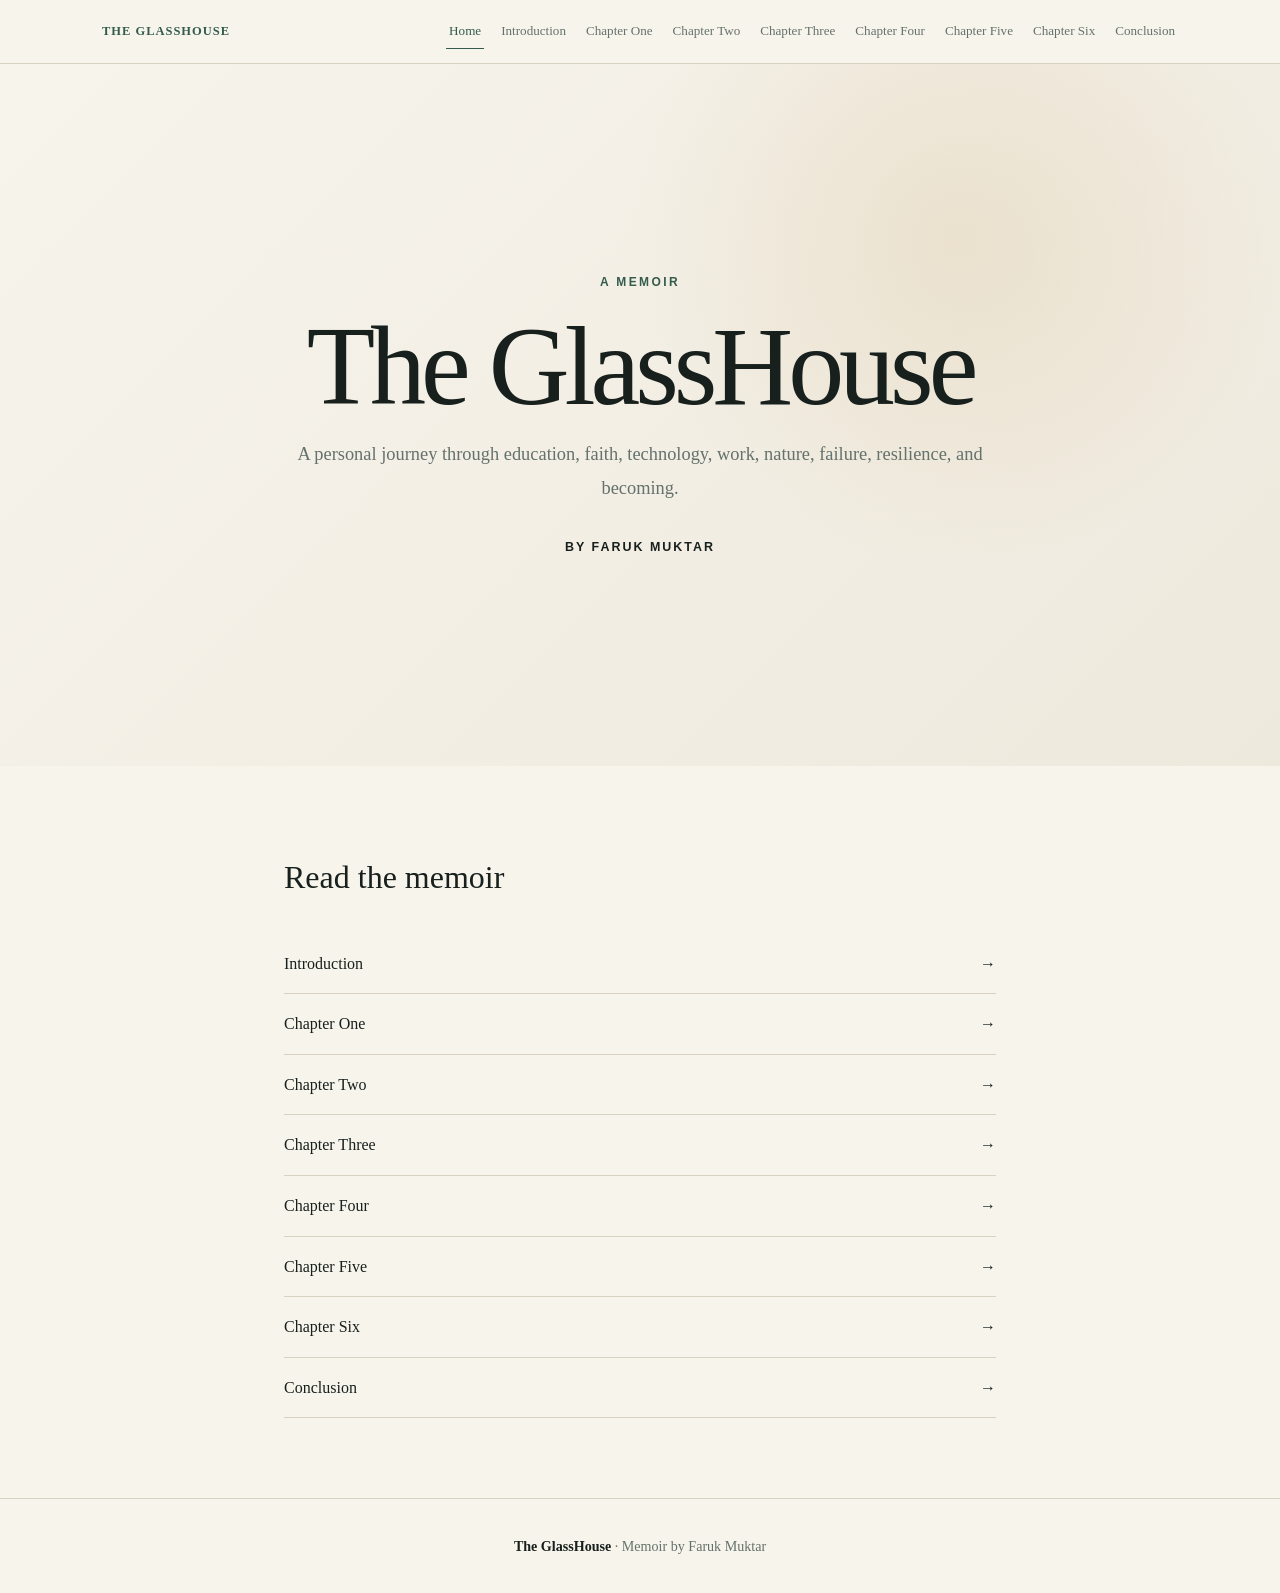
<file: index.html>
<!doctype html><html lang="en"><head><meta charset="utf-8">
<meta name="viewport" content="width=device-width,initial-scale=1">
<meta name="description" content="The GlassHouse — memoir by Faruk Muktar.">
<title>The GlassHouse | The GlassHouse</title><link rel="stylesheet" href="style.css"></head>
<body><header class="site-header"><nav class="nav"><a class="brand" href="index.html">The GlassHouse</a><div class="nav-links"><a class="active" href="index.html">Home</a><a class="" href="introduction.html">Introduction</a><a class="" href="chapter-01.html">Chapter One</a><a class="" href="chapter-02.html">Chapter Two</a><a class="" href="chapter-03.html">Chapter Three</a><a class="" href="chapter-04.html">Chapter Four</a><a class="" href="chapter-05.html">Chapter Five</a><a class="" href="chapter-06.html">Chapter Six</a><a class="" href="conclusion.html">Conclusion</a></div></nav></header>
<main><section class="hero"><div class="hero-inner"><div class="kicker">A Memoir</div><h1>The GlassHouse</h1>
<p>A personal journey through education, faith, technology, work, nature, failure, resilience, and becoming.</p>
<div class="author">By Faruk Muktar</div></div></section><section class="contents"><h2>Read the memoir</h2><a href="introduction.html"><span>Introduction</span><span>→</span></a><a href="chapter-01.html"><span>Chapter One</span><span>→</span></a><a href="chapter-02.html"><span>Chapter Two</span><span>→</span></a><a href="chapter-03.html"><span>Chapter Three</span><span>→</span></a><a href="chapter-04.html"><span>Chapter Four</span><span>→</span></a><a href="chapter-05.html"><span>Chapter Five</span><span>→</span></a><a href="chapter-06.html"><span>Chapter Six</span><span>→</span></a><a href="conclusion.html"><span>Conclusion</span><span>→</span></a></section></main><footer class="footer"><strong>The GlassHouse</strong> · Memoir by Faruk Muktar</footer></body></html>
</file>
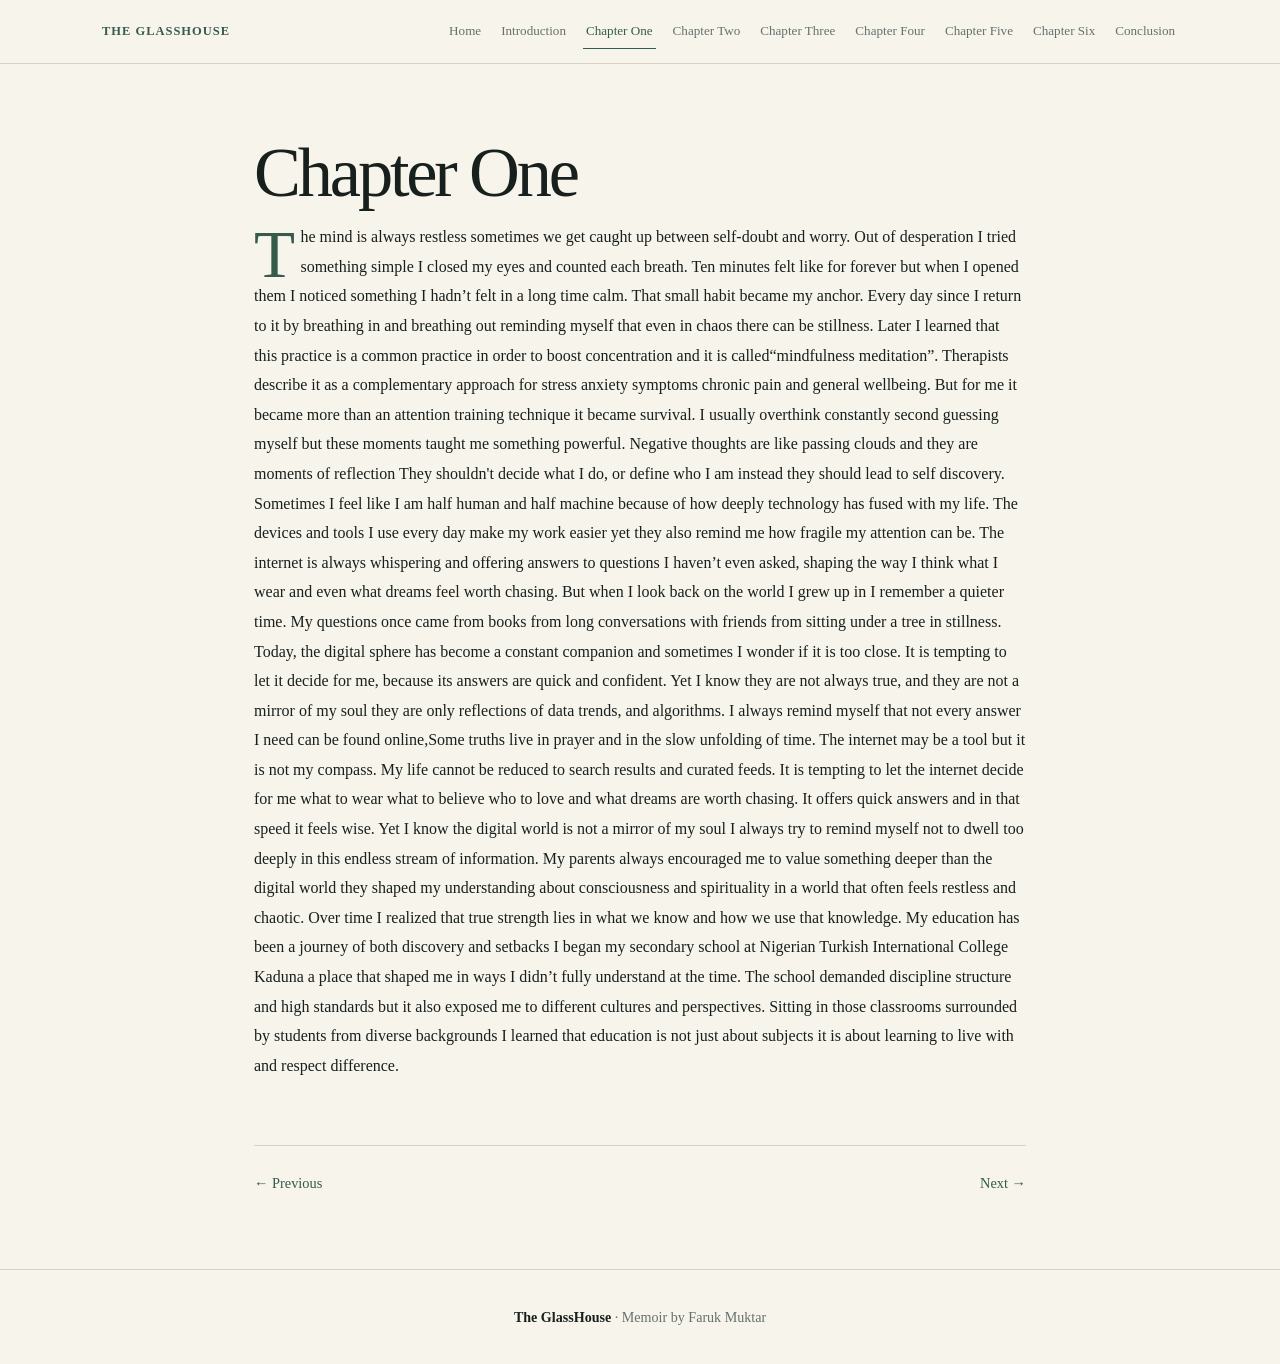
<file: chapter-01.html>
<!doctype html><html lang="en"><head><meta charset="utf-8">
<meta name="viewport" content="width=device-width,initial-scale=1">
<meta name="description" content="The GlassHouse — memoir by Faruk Muktar.">
<title>Chapter One | The GlassHouseMemoir</title><link rel="stylesheet" href="style.css"></head>
<body><header class="site-header"><nav class="nav"><a class="brand" href="index.html">The GlassHouse</a><div class="nav-links"><a class="" href="index.html">Home</a><a class="" href="introduction.html">Introduction</a><a class="active" href="chapter-01.html">Chapter One</a><a class="" href="chapter-02.html">Chapter Two</a><a class="" href="chapter-03.html">Chapter Three</a><a class="" href="chapter-04.html">Chapter Four</a><a class="" href="chapter-05.html">Chapter Five</a><a class="" href="chapter-06.html">Chapter Six</a><a class="" href="conclusion.html">Conclusion</a></div></nav></header>
<main class="container"><div class="kicker"></div><h1 class="page-title">Chapter One</h1>
<div class="prose"><p>The mind is always restless sometimes we get caught up between self-doubt and worry. Out of desperation I tried something simple I closed my eyes and counted each breath. Ten minutes felt like for forever but when I opened them I noticed something I hadn’t felt in a long time calm. That small habit became my anchor. Every day since I return to it by breathing in and breathing out reminding myself that even in chaos there can be stillness. Later I learned that this practice is a common practice in order to boost concentration and it is called“mindfulness meditation”. Therapists describe it as a complementary approach for stress anxiety symptoms chronic pain and general wellbeing. But for me it became more than an attention training technique it became survival. I usually overthink constantly second guessing myself but these moments taught me something powerful. Negative thoughts are like passing clouds and they are moments of reflection They shouldn&#x27;t decide what I do, or define who I am instead they should  lead to self discovery. Sometimes I feel like I am half human and half machine because of how deeply technology has fused with my life. The devices and tools I use every day make my work easier yet they also remind me how fragile my attention can be. The internet is always whispering and offering answers to questions I haven’t even asked, shaping the way I think what I wear and even what dreams feel worth chasing. But when I look back on the world I grew up in I remember a quieter time. My questions once came from books from long conversations with friends from sitting under a tree in stillness. Today, the digital sphere has become a constant companion and sometimes I wonder if it is too close. It is tempting to let it decide for me, because its answers are quick and confident. Yet I know they are not always true, and they are not a mirror of my soul they are only reflections of data trends, and algorithms. I always remind myself that not every answer I need can be found online,Some truths live  in prayer and in the slow unfolding of time. The internet may be a tool but it is not my compass. My life cannot be reduced to search results and curated feeds. It is tempting to let the internet decide for me what to wear what to believe who to love and what dreams are worth chasing. It offers quick answers and in that speed it feels wise. Yet I know the digital world is not a mirror of my soul I always try to remind myself not to dwell too deeply in this endless stream of information. My parents always encouraged me to value something deeper than the digital world they shaped my understanding about consciousness and spirituality in a world that often feels restless and chaotic. Over time I realized that true strength lies in what we know and how we use that knowledge. My education has been a journey of both discovery and setbacks I began my secondary school at Nigerian Turkish International College Kaduna a place that shaped me in ways I didn’t fully understand at the time. The school demanded discipline structure and high standards but it also exposed me to different cultures and perspectives. Sitting in those classrooms surrounded by students from diverse backgrounds I learned that education is not just about subjects it is about learning to live with and respect difference.</p></div><div class="controls"><a href="introduction.html">← Previous</a><a href="chapter-02.html">Next →</a></div></main><footer class="footer"><strong>The GlassHouse</strong> · Memoir by Faruk Muktar</footer></body></html>
</file>
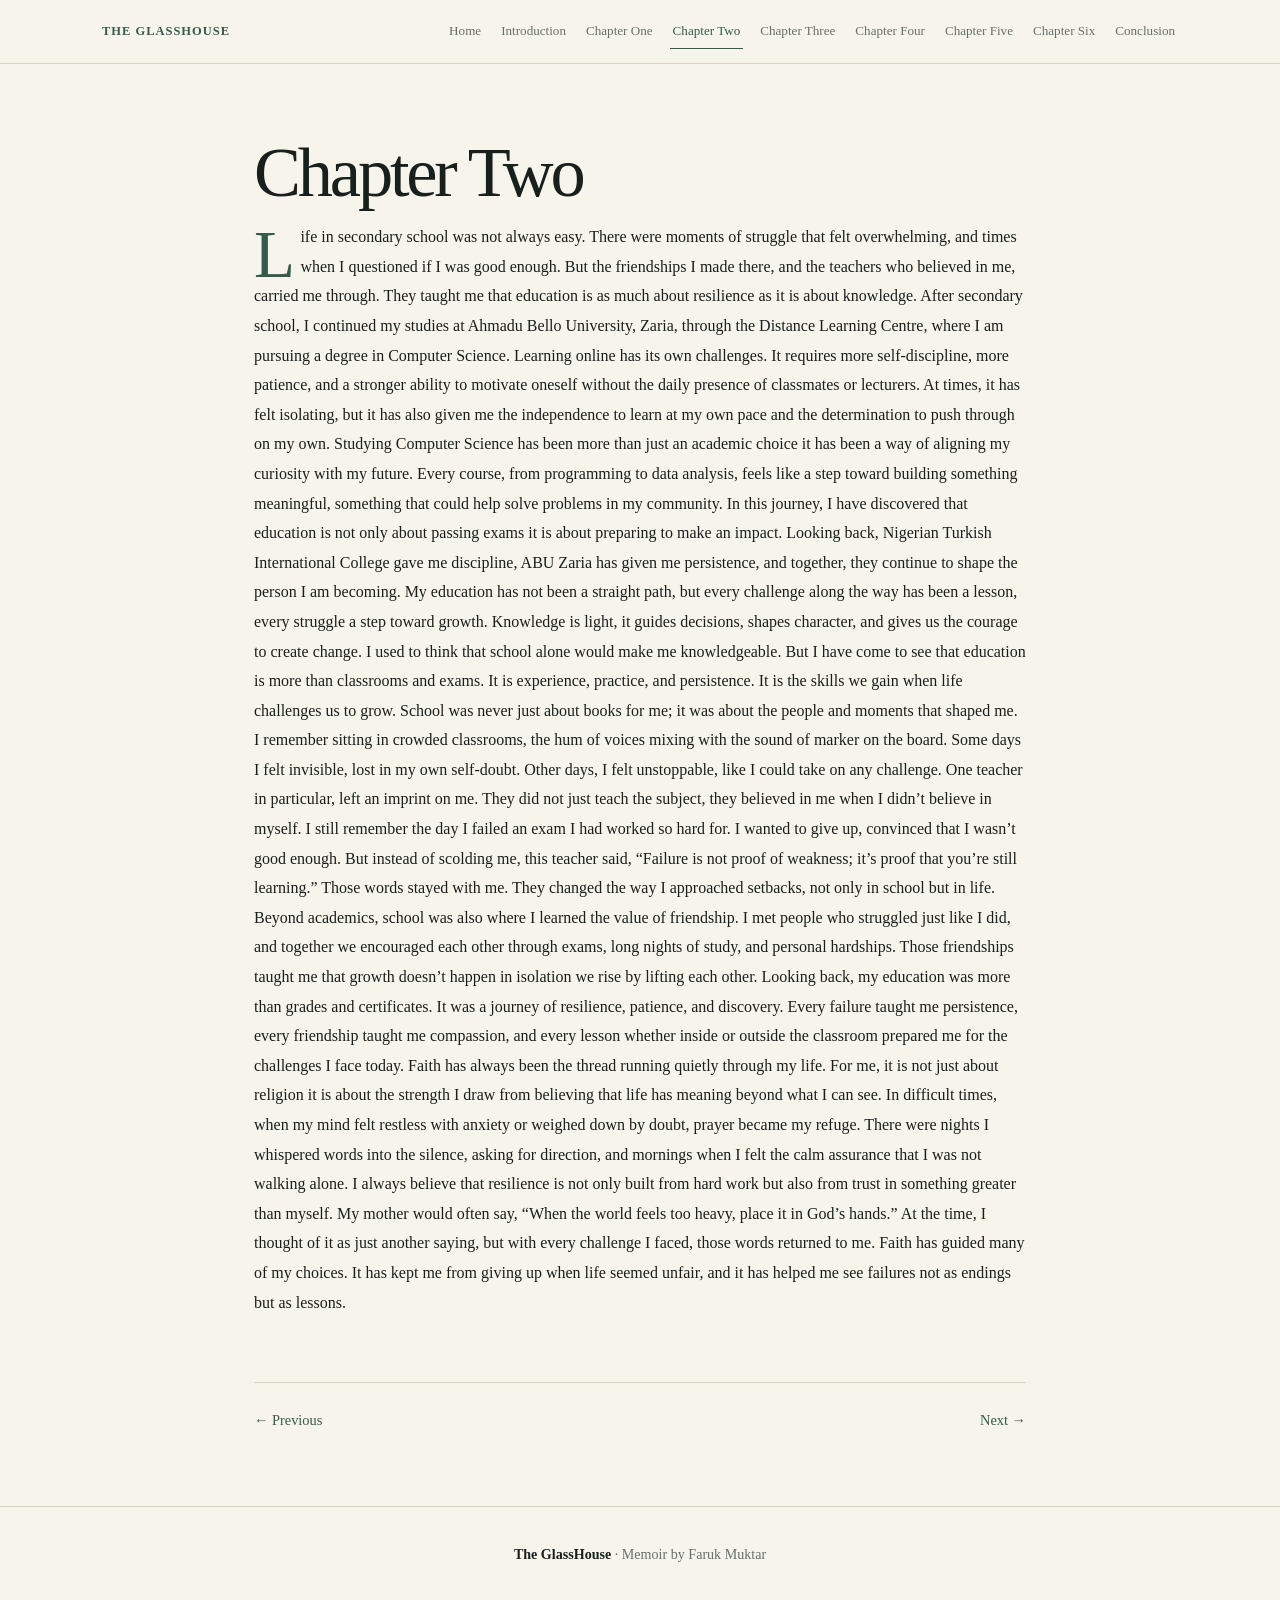
<file: chapter-02.html>
<!doctype html><html lang="en"><head><meta charset="utf-8">
<meta name="viewport" content="width=device-width,initial-scale=1">
<meta name="description" content="The GlassHouse — memoir by Faruk Muktar.">
<title>Chapter Two | The GlassHouse</title><link rel="stylesheet" href="style.css"></head>
<body><header class="site-header"><nav class="nav"><a class="brand" href="index.html">The GlassHouse</a><div class="nav-links"><a class="" href="index.html">Home</a><a class="" href="introduction.html">Introduction</a><a class="" href="chapter-01.html">Chapter One</a><a class="active" href="chapter-02.html">Chapter Two</a><a class="" href="chapter-03.html">Chapter Three</a><a class="" href="chapter-04.html">Chapter Four</a><a class="" href="chapter-05.html">Chapter Five</a><a class="" href="chapter-06.html">Chapter Six</a><a class="" href="conclusion.html">Conclusion</a></div></nav></header>
<main class="container"><div class="kicker"></div><h1 class="page-title">Chapter Two</h1>
<div class="prose"><p>Life in secondary school was not always easy. There were moments of struggle that felt overwhelming, and times when I questioned if I was good enough. But the friendships I made there, and the teachers who believed in me, carried me through. They taught me that education is as much about resilience as it is about knowledge. After secondary school, I continued my studies at Ahmadu Bello University, Zaria, through the Distance Learning Centre, where I am pursuing a degree in Computer Science. Learning online has its own challenges. It requires more self-discipline, more patience, and a stronger ability to motivate oneself without the daily presence of classmates or lecturers. At times, it has felt isolating, but it has also given me the independence to learn at my own pace and the determination to push through on my own. Studying Computer Science has been more than just an academic choice it has been a way of aligning my curiosity with my future. Every course, from programming to data analysis, feels like a step toward building something meaningful, something that could help solve problems in my community. In this journey, I have discovered that education is not only about passing exams it is about preparing to make an impact. Looking back, Nigerian Turkish International College gave me discipline, ABU Zaria has given me persistence, and together, they continue to shape the person I am becoming. My education has not been a straight path, but every challenge along the way has been a lesson, every struggle a step toward growth. Knowledge is light, it guides decisions, shapes character, and gives us the courage to create change. I used to think that school alone would make me knowledgeable. But I have come to see that education is more than classrooms and exams. It is experience, practice, and persistence. It is the skills we gain when life challenges us to grow. School was never just about books for me; it was about the people and moments that shaped me. I remember sitting in crowded classrooms, the hum of voices mixing with the sound of marker on the board. Some days I felt invisible, lost in my own self-doubt. Other days, I felt unstoppable, like I could take on any challenge. One teacher in particular, left an imprint on me. They did not just teach the subject, they believed in me when I didn’t believe in myself. I still remember the day I failed an exam I had worked so hard for. I wanted to give up, convinced that I wasn’t good enough. But instead of scolding me, this teacher said, “Failure is not proof of weakness; it’s proof that you’re still learning.” Those words stayed with me. They changed the way I approached setbacks, not only in school but in life. Beyond academics, school was also where I learned the value of friendship. I met people who struggled just like I did, and together we encouraged each other through exams, long nights of study, and personal hardships. Those friendships taught me that growth doesn’t happen in isolation we rise by lifting each other. Looking back, my education was more than grades and certificates. It was a journey of resilience, patience, and discovery. Every failure taught me persistence, every friendship taught me compassion, and every lesson whether inside or outside the classroom prepared me for the challenges I face today. Faith has always been the thread running quietly through my life. For me, it is not just about religion it is about the strength I draw from believing that life has meaning beyond what I can see. In difficult times, when my mind felt restless with anxiety or weighed down by doubt, prayer became my refuge. There were nights I whispered words into the silence, asking for direction, and mornings when I felt the calm assurance that I was not walking alone. I always believe that resilience is not only built from hard work but also from trust in something greater than myself. My mother would often say, “When the world feels too heavy, place it in God’s hands.” At the time, I thought of it as just another saying, but with every challenge I faced, those words returned to me. Faith has guided many of my choices. It has kept me from giving up when life seemed unfair, and it has helped me see failures not as endings but as lessons.</p></div><div class="controls"><a href="chapter-01.html">← Previous</a><a href="chapter-03.html">Next →</a></div></main><footer class="footer"><strong>The GlassHouse</strong> · Memoir by Faruk Muktar</footer></body></html>
</file>
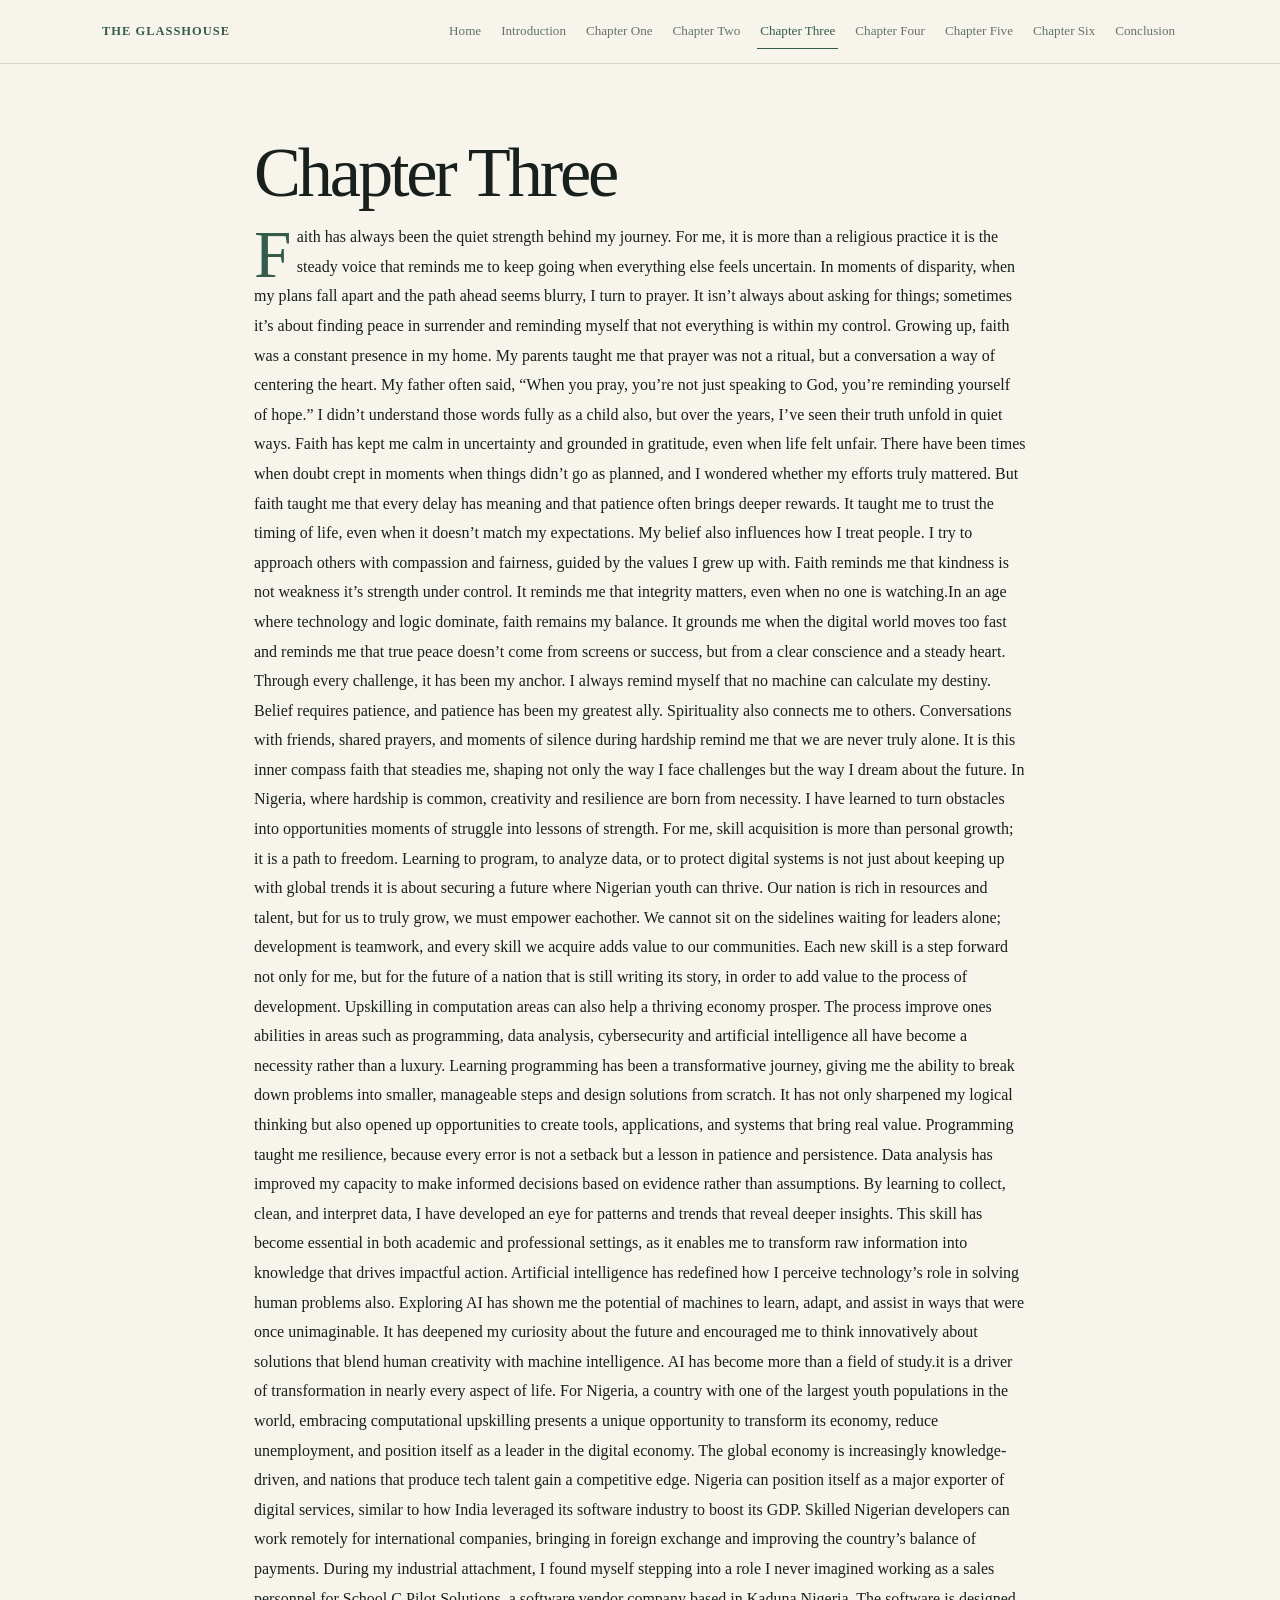
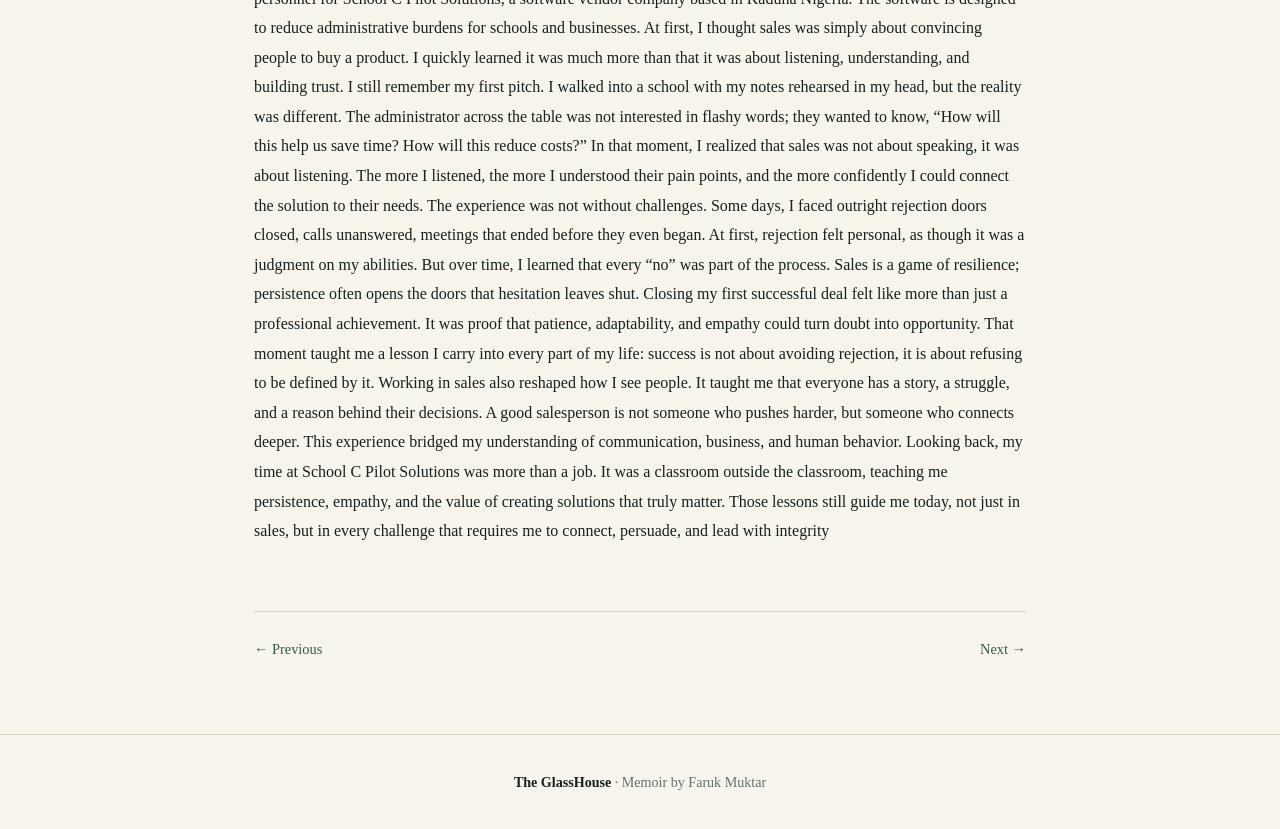
<file: chapter-03.html>
<!doctype html><html lang="en"><head><meta charset="utf-8">
<meta name="viewport" content="width=device-width,initial-scale=1">
<meta name="description" content="The GlassHouse — memoir by Faruk Muktar.">
<title>Chapter Three | The GlassHouse</title><link rel="stylesheet" href="style.css"></head>
<body><header class="site-header"><nav class="nav"><a class="brand" href="index.html">The GlassHouse</a><div class="nav-links"><a class="" href="index.html">Home</a><a class="" href="introduction.html">Introduction</a><a class="" href="chapter-01.html">Chapter One</a><a class="" href="chapter-02.html">Chapter Two</a><a class="active" href="chapter-03.html">Chapter Three</a><a class="" href="chapter-04.html">Chapter Four</a><a class="" href="chapter-05.html">Chapter Five</a><a class="" href="chapter-06.html">Chapter Six</a><a class="" href="conclusion.html">Conclusion</a></div></nav></header>
<main class="container"><div class="kicker"></div><h1 class="page-title">Chapter Three</h1>
<div class="prose"><p>Faith has always been the quiet strength behind my journey. For me, it is more than a religious practice it is the steady voice that reminds me to keep going when everything else feels uncertain. In moments of disparity, when my plans fall apart and the path ahead seems blurry, I turn to prayer. It isn’t always about asking for things; sometimes it’s about finding peace in surrender and reminding myself that not everything is within my control. Growing up, faith was a constant presence in my home. My parents taught me that prayer was not a ritual, but a conversation a way of centering the heart. My father often said, “When you pray, you’re not just speaking to God, you’re reminding yourself of hope.” I didn’t understand those words fully as a child also, but over the years, I’ve seen their truth unfold in quiet ways. Faith has kept me calm in uncertainty and grounded in gratitude, even when life felt unfair. There have been times when doubt crept in moments when things didn’t go as planned, and I wondered whether my efforts truly mattered. But faith taught me that every delay has meaning and that patience often brings deeper rewards. It taught me to trust the timing of life, even when it doesn’t match my expectations. My belief also influences how I treat people. I try to approach others with compassion and fairness, guided by the values I grew up with. Faith reminds me that kindness is not weakness it’s strength under control. It reminds me that integrity matters, even when no one is watching.In an age where technology and logic dominate, faith remains my balance. It grounds me when the digital world moves too fast and reminds me that true peace doesn’t come from screens or success, but from a clear conscience and a steady heart. Through every challenge, it has been my anchor. I always remind myself that no machine can calculate my destiny. Belief requires patience, and patience has been my greatest ally. Spirituality also connects me to others. Conversations with friends, shared prayers, and moments of silence during hardship remind me that we are never truly alone. It is this inner compass faith that steadies me, shaping not only the way I face challenges but the way I dream about the future. In Nigeria, where hardship is common, creativity and resilience are born from necessity. I have learned to turn obstacles into opportunities moments of struggle into lessons of strength. For me, skill acquisition is more than personal growth; it is a path to freedom. Learning to program, to analyze data, or to protect digital systems is not just about keeping up with global trends it is about securing a future where Nigerian youth can thrive. Our nation is rich in resources and talent, but for us to truly grow, we must empower eachother. We cannot sit on the sidelines waiting for leaders alone; development is teamwork, and every skill we acquire adds value to our communities. Each new skill is a step forward not only for me, but for the future of a nation that is still writing its story, in order to add value to the process of development. Upskilling in computation areas can also help a thriving economy prosper. The process improve ones abilities in areas such as programming, data analysis, cybersecurity and artificial intelligence all have become a necessity rather than a luxury. Learning programming has been a transformative journey, giving me the ability to break down problems into smaller, manageable steps and design solutions from scratch. It has not only sharpened my logical thinking but also opened up opportunities to create tools, applications, and systems that bring real value. Programming taught me resilience, because every error is not a setback but a lesson in patience and persistence. Data analysis has improved my capacity to make informed decisions based on evidence rather than assumptions. By learning to collect, clean, and interpret data, I have developed an eye for patterns and trends that reveal deeper insights. This skill has become essential in both academic and professional settings, as it enables me to transform raw information into knowledge that drives impactful action. Artificial intelligence has redefined how I perceive technology’s role in solving human problems also. Exploring AI has shown me the potential of machines to learn, adapt, and assist in ways that were once unimaginable. It has deepened my curiosity about the future and encouraged me to think innovatively about solutions that blend human creativity with machine intelligence. AI has become more than a field of study.it is a driver of transformation in nearly every aspect of life. For Nigeria, a country with one of the largest youth populations in the world, embracing computational upskilling presents a unique opportunity to transform its economy, reduce unemployment, and position itself as a leader in the digital economy. The global economy is increasingly knowledge-driven, and nations that produce tech talent gain a competitive edge. Nigeria can position itself as a major exporter of digital services, similar to how India leveraged its software industry to boost its GDP. Skilled Nigerian developers can work remotely for international companies, bringing in foreign exchange and improving the country’s balance of payments. During my industrial attachment, I found myself stepping into a role I never imagined working as a sales personnel for School C Pilot Solutions, a software vendor company based in Kaduna Nigeria. The software is designed to reduce administrative burdens for schools and businesses. At first, I thought sales was simply about convincing people to buy a product. I quickly learned it was much more than that it was about listening, understanding, and building trust. I still remember my first pitch. I walked into a school with my notes rehearsed in my head, but the reality was different. The administrator across the table was not interested in flashy words; they wanted to know, “How will this help us save time? How will this reduce costs?” In that moment, I realized that sales was not about speaking, it was about listening. The more I listened, the more I understood their pain points, and the more confidently I could connect the solution to their needs. The experience was not without challenges. Some days, I faced outright rejection doors closed, calls unanswered, meetings that ended before they even began. At first, rejection felt personal, as though it was a judgment on my abilities. But over time, I learned that every “no” was part of the process. Sales is a game of resilience; persistence often opens the doors that hesitation leaves shut. Closing my first successful deal felt like more than just a professional achievement. It was proof that patience, adaptability, and empathy could turn doubt into opportunity. That moment taught me a lesson I carry into every part of my life: success is not about avoiding rejection, it is about refusing to be defined by it. Working in sales also reshaped how I see people. It taught me that everyone has a story, a struggle, and a reason behind their decisions. A good salesperson is not someone who pushes harder, but someone who connects deeper. This experience bridged my understanding of communication, business, and human behavior. Looking back, my time at School C Pilot Solutions was more than a job. It was a classroom outside the classroom, teaching me persistence, empathy, and the value of creating solutions that truly matter. Those lessons still guide me today, not just in sales, but in every challenge that requires me to connect, persuade, and lead with integrity</p></div><div class="controls"><a href="chapter-02.html">← Previous</a><a href="chapter-04.html">Next →</a></div></main><footer class="footer"><strong>The GlassHouse</strong> · Memoir by Faruk Muktar</footer></body></html>
</file>
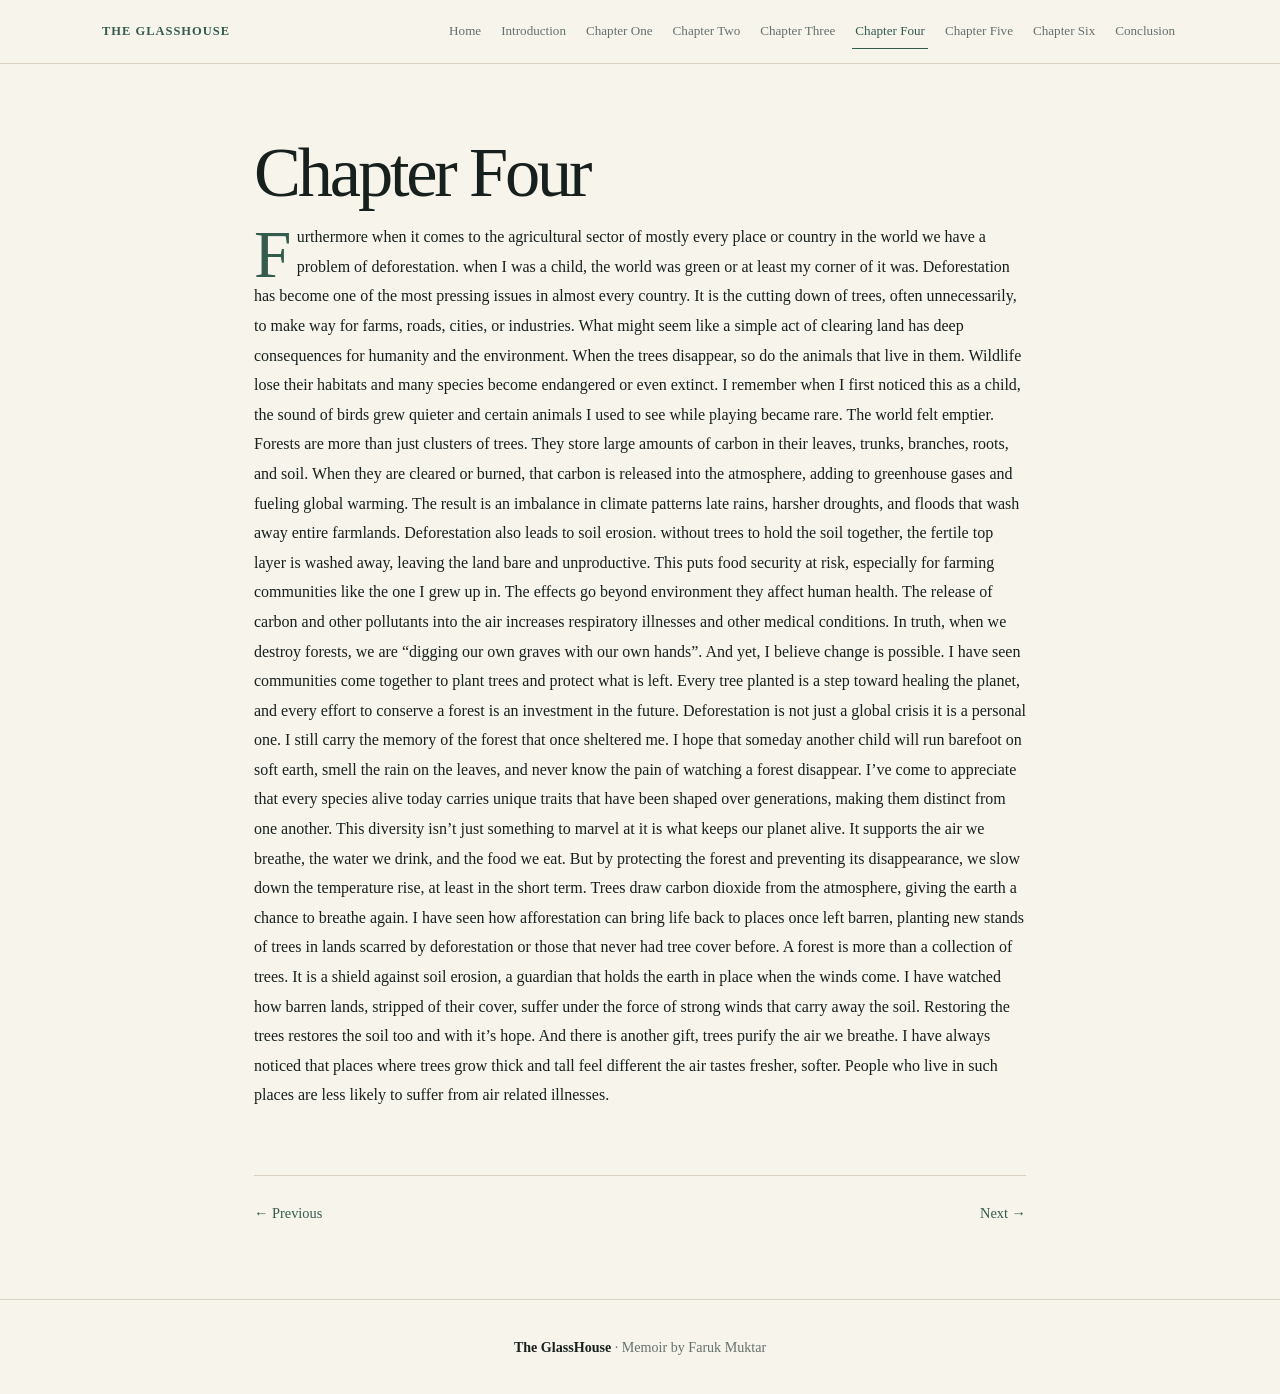
<file: chapter-04.html>
<!doctype html><html lang="en"><head><meta charset="utf-8">
<meta name="viewport" content="width=device-width,initial-scale=1">
<meta name="description" content="The GlassHouse — memoir by Faruk Muktar.">
<title>Chapter Four | The GlassHouse</title><link rel="stylesheet" href="style.css"></head>
<body><header class="site-header"><nav class="nav"><a class="brand" href="index.html">The GlassHouse</a><div class="nav-links"><a class="" href="index.html">Home</a><a class="" href="introduction.html">Introduction</a><a class="" href="chapter-01.html">Chapter One</a><a class="" href="chapter-02.html">Chapter Two</a><a class="" href="chapter-03.html">Chapter Three</a><a class="active" href="chapter-04.html">Chapter Four</a><a class="" href="chapter-05.html">Chapter Five</a><a class="" href="chapter-06.html">Chapter Six</a><a class="" href="conclusion.html">Conclusion</a></div></nav></header>
<main class="container"><div class="kicker"></div><h1 class="page-title">Chapter Four</h1>
<div class="prose"><p>Furthermore when it comes to the agricultural sector of mostly every place or country in the world we have a problem of deforestation. when I was a child, the world was green or at least my corner of it was. Deforestation has become one of the most pressing issues in almost every country. It is the cutting down of trees, often unnecessarily, to make way for farms, roads, cities, or industries. What might seem like a simple act of clearing land has deep consequences for humanity and the environment. When the trees disappear, so do the animals that live in them. Wildlife lose their habitats and many species become endangered or even extinct. I remember when I first noticed this as a child, the sound of birds grew quieter and certain animals I used to see while playing became rare. The world felt emptier. Forests are more than just clusters of trees. They store large amounts of carbon in their leaves, trunks, branches, roots, and soil. When they are cleared or burned, that carbon is released into the atmosphere, adding to greenhouse gases and fueling global warming. The result is an imbalance in climate patterns late rains, harsher droughts, and floods that wash away entire farmlands. Deforestation also leads to soil erosion. without trees to hold the soil together, the fertile top layer is washed away, leaving the land bare and unproductive. This puts food security at risk, especially for farming communities like the one I grew up in. The effects go beyond environment they affect human health. The release of carbon and other pollutants into the air increases respiratory illnesses and other medical conditions. In truth, when we destroy forests, we are “digging our own graves with our own hands”. And yet, I believe change is possible. I have seen communities come together to plant trees and protect what is left. Every tree planted is a step toward healing the planet, and every effort to conserve a forest is an investment in the future. Deforestation is not just a global crisis it is a personal one. I still carry the memory of the forest that once sheltered me. I hope that someday another child will run barefoot on soft earth, smell the rain on the leaves, and never know the pain of watching a forest disappear. I’ve come to appreciate that every species alive today carries unique traits that have been shaped over generations, making them distinct from one another. This diversity isn’t just something to marvel at it is what keeps our planet alive. It supports the air we breathe, the water we drink, and the food we eat. But by protecting the forest and preventing its disappearance, we slow down the temperature rise, at least in the short term. Trees draw carbon dioxide from the atmosphere, giving the earth a chance to breathe again. I have seen how afforestation can bring life back to places once left barren, planting new stands of trees in lands scarred by deforestation or those that never had tree cover before. A forest is more than a collection of trees. It is a shield against soil erosion, a guardian that holds the earth in place when the winds come. I have watched how barren lands, stripped of their cover, suffer under the force of strong winds that carry away the soil. Restoring the trees restores the soil too and with it’s hope. And there is another gift, trees purify the air we breathe. I have always noticed that places where trees grow thick and tall feel different the air tastes fresher, softer. People who live in such places are less likely to suffer from air related illnesses.</p></div><div class="controls"><a href="chapter-03.html">← Previous</a><a href="chapter-05.html">Next →</a></div></main><footer class="footer"><strong>The GlassHouse</strong> · Memoir by Faruk Muktar</footer></body></html>
</file>
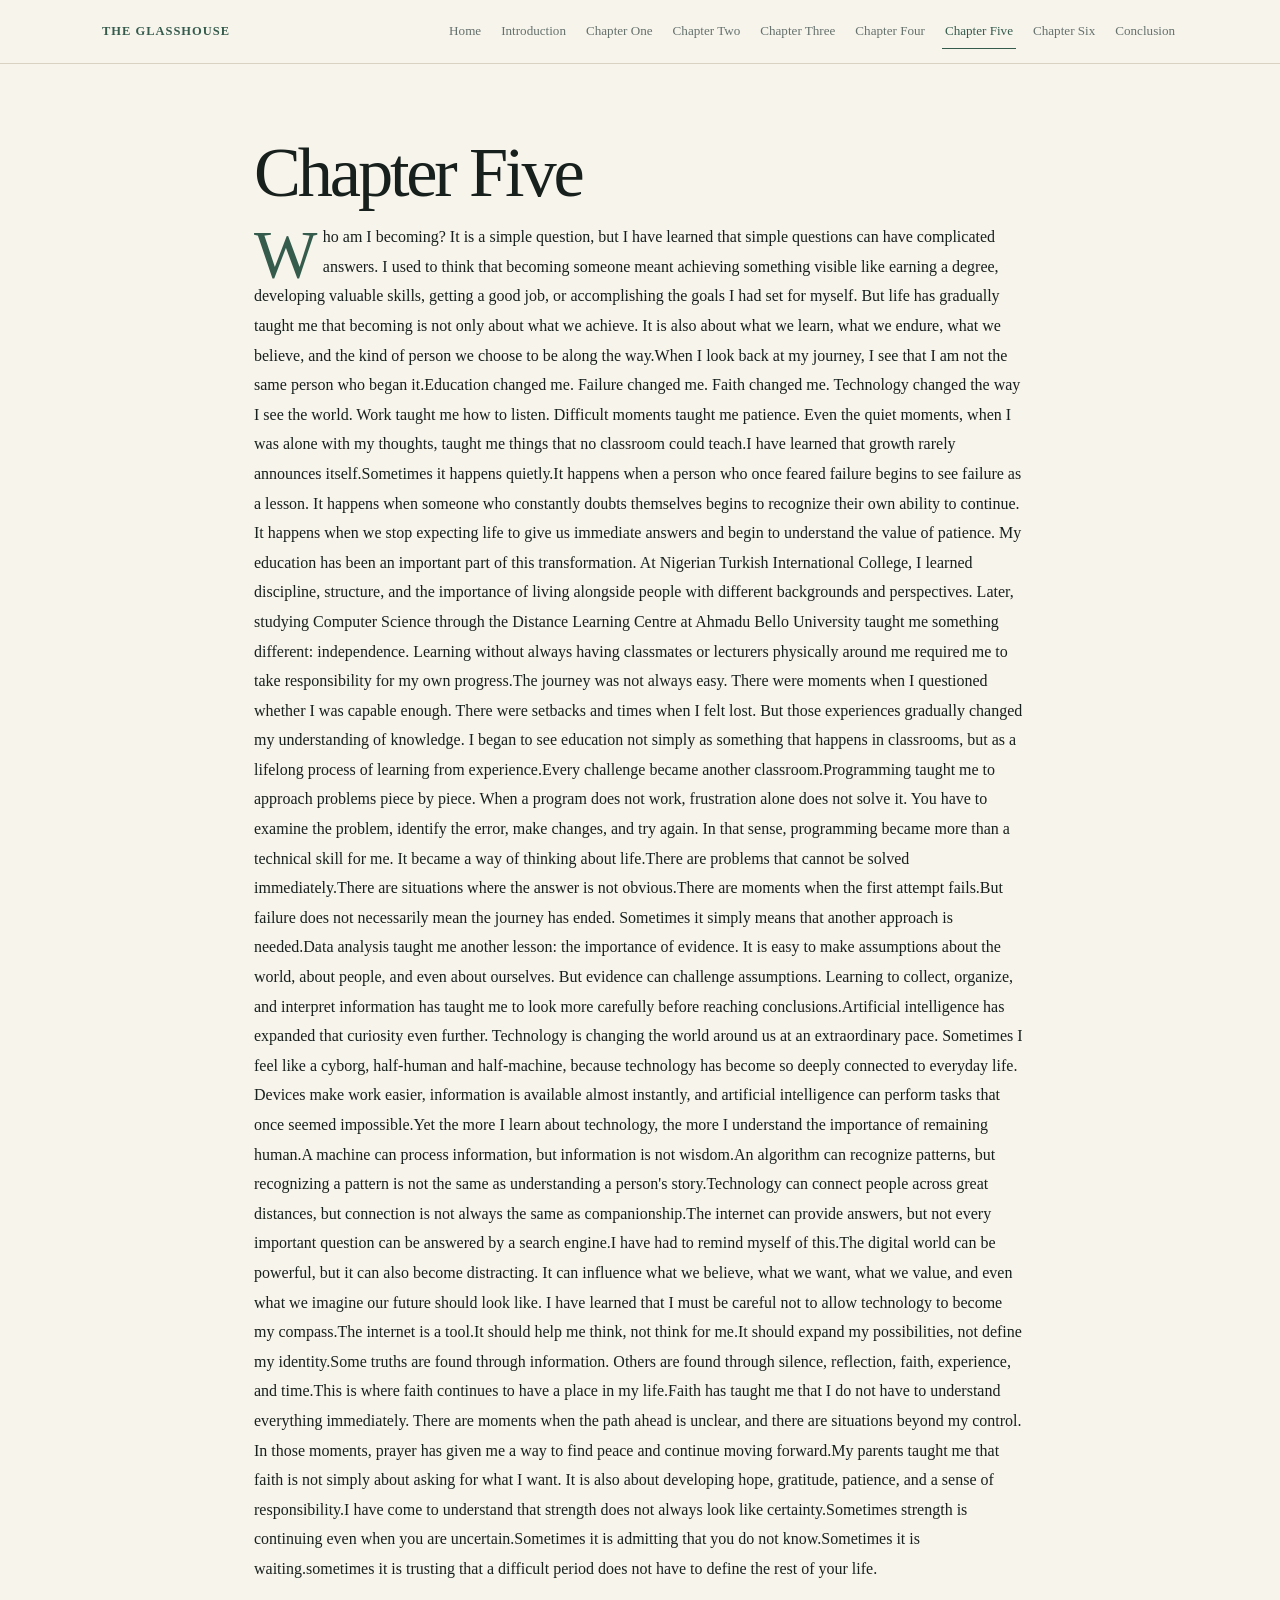
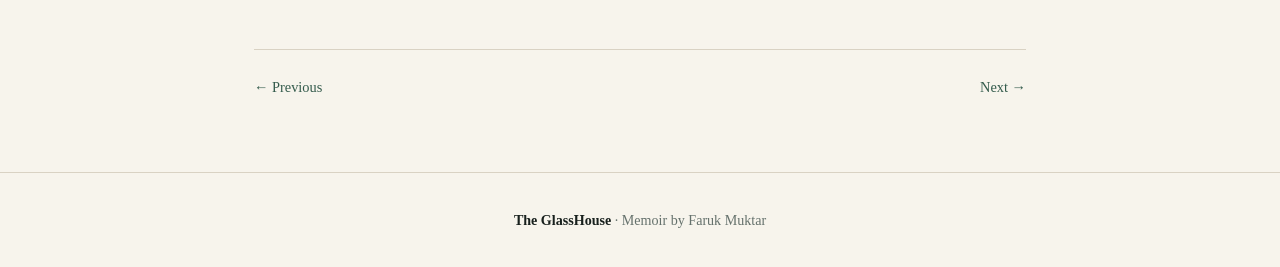
<file: chapter-05.html>
<!doctype html><html lang="en"><head><meta charset="utf-8">
<meta name="viewport" content="width=device-width,initial-scale=1">
<meta name="description" content="The GlassHouse — memoir by Faruk Muktar.">
<title>Chapter Five | The GlassHouse</title><link rel="stylesheet" href="style.css"></head>
<body><header class="site-header"><nav class="nav"><a class="brand" href="index.html">The GlassHouse</a><div class="nav-links"><a class="" href="index.html">Home</a><a class="" href="introduction.html">Introduction</a><a class="" href="chapter-01.html">Chapter One</a><a class="" href="chapter-02.html">Chapter Two</a><a class="" href="chapter-03.html">Chapter Three</a><a class="" href="chapter-04.html">Chapter Four</a><a class="active" href="chapter-05.html">Chapter Five</a><a class="" href="chapter-06.html">Chapter Six</a><a class="" href="conclusion.html">Conclusion</a></div></nav></header>
<main class="container"><div class="kicker"></div><h1 class="page-title">Chapter Five</h1>
<div class="prose"><p>Who am I becoming? It is a simple question, but I have learned that simple questions can have complicated answers. I used to think that becoming someone meant achieving something visible like earning a degree, developing valuable skills, getting a good job, or accomplishing the goals I had set for myself. But life has gradually taught me that becoming is not only about what we achieve. It is also about what we learn, what we endure, what we believe, and the kind of person we choose to be along the way.When I look back at my journey, I see that I am not the same person who began it.Education changed me. Failure changed me. Faith changed me. Technology changed the way I see the world. Work taught me how to listen. Difficult moments taught me patience. Even the quiet moments, when I was alone with my thoughts, taught me things that no classroom could teach.I have learned that growth rarely announces itself.Sometimes it happens quietly.It happens when a person who once feared failure begins to see failure as a lesson. It happens when someone who constantly doubts themselves begins to recognize their own ability to continue. It happens when we stop expecting life to give us immediate answers and begin to understand the value of patience. My education has been an important part of this transformation. At Nigerian Turkish International College, I learned discipline, structure, and the importance of living alongside people with different backgrounds and perspectives. Later, studying Computer Science through the Distance Learning Centre at Ahmadu Bello University taught me something different: independence. Learning without always having classmates or lecturers physically around me required me to take responsibility for my own progress.The journey was not always easy. There were moments when I questioned whether I was capable enough. There were setbacks and times when I felt lost. But those experiences gradually changed my understanding of knowledge. I began to see education not simply as something that happens in classrooms, but as a lifelong process of learning from experience.Every challenge became another classroom.Programming taught me to approach problems piece by piece. When a program does not work, frustration alone does not solve it. You have to examine the problem, identify the error, make changes, and try again. In that sense, programming became more than a technical skill for me. It became a way of thinking about life.There are problems that cannot be solved immediately.There are situations where the answer is not obvious.There are moments when the first attempt fails.But failure does not necessarily mean the journey has ended. Sometimes it simply means that another approach is needed.Data analysis taught me another lesson: the importance of evidence. It is easy to make assumptions about the world, about people, and even about ourselves. But evidence can challenge assumptions. Learning to collect, organize, and interpret information has taught me to look more carefully before reaching conclusions.Artificial intelligence has expanded that curiosity even further. Technology is changing the world around us at an extraordinary pace. Sometimes I feel like a cyborg, half-human and half-machine, because technology has become so deeply connected to everyday life. Devices make work easier, information is available almost instantly, and artificial intelligence can perform tasks that once seemed impossible.Yet the more I learn about technology, the more I understand the importance of remaining human.A machine can process information, but information is not wisdom.An algorithm can recognize patterns, but recognizing a pattern is not the same as understanding a person&#x27;s story.Technology can connect people across great distances, but connection is not always the same as companionship.The internet can provide answers, but not every important question can be answered by a search engine.I have had to remind myself of this.The digital world can be powerful, but it can also become distracting. It can influence what we believe, what we want, what we value, and even what we imagine our future should look like. I have learned that I must be careful not to allow technology to become my compass.The internet is a tool.It should help me think, not think for me.It should expand my possibilities, not define my identity.Some truths are found through information. Others are found through silence, reflection, faith, experience, and time.This is where faith continues to have a place in my life.Faith has taught me that I do not have to understand everything immediately. There are moments when the path ahead is unclear, and there are situations beyond my control. In those moments, prayer has given me a way to find peace and continue moving forward.My parents taught me that faith is not simply about asking for what I want. It is also about developing hope, gratitude, patience, and a sense of responsibility.I have come to understand that strength does not always look like certainty.Sometimes strength is continuing even when you are uncertain.Sometimes it is admitting that you do not know.Sometimes it is waiting.sometimes it is trusting that a difficult period does not have to define the rest of your life.</p></div><div class="controls"><a href="chapter-04.html">← Previous</a><a href="chapter-06.html">Next →</a></div></main><footer class="footer"><strong>The GlassHouse</strong> · Memoir by Faruk Muktar</footer></body></html>
</file>
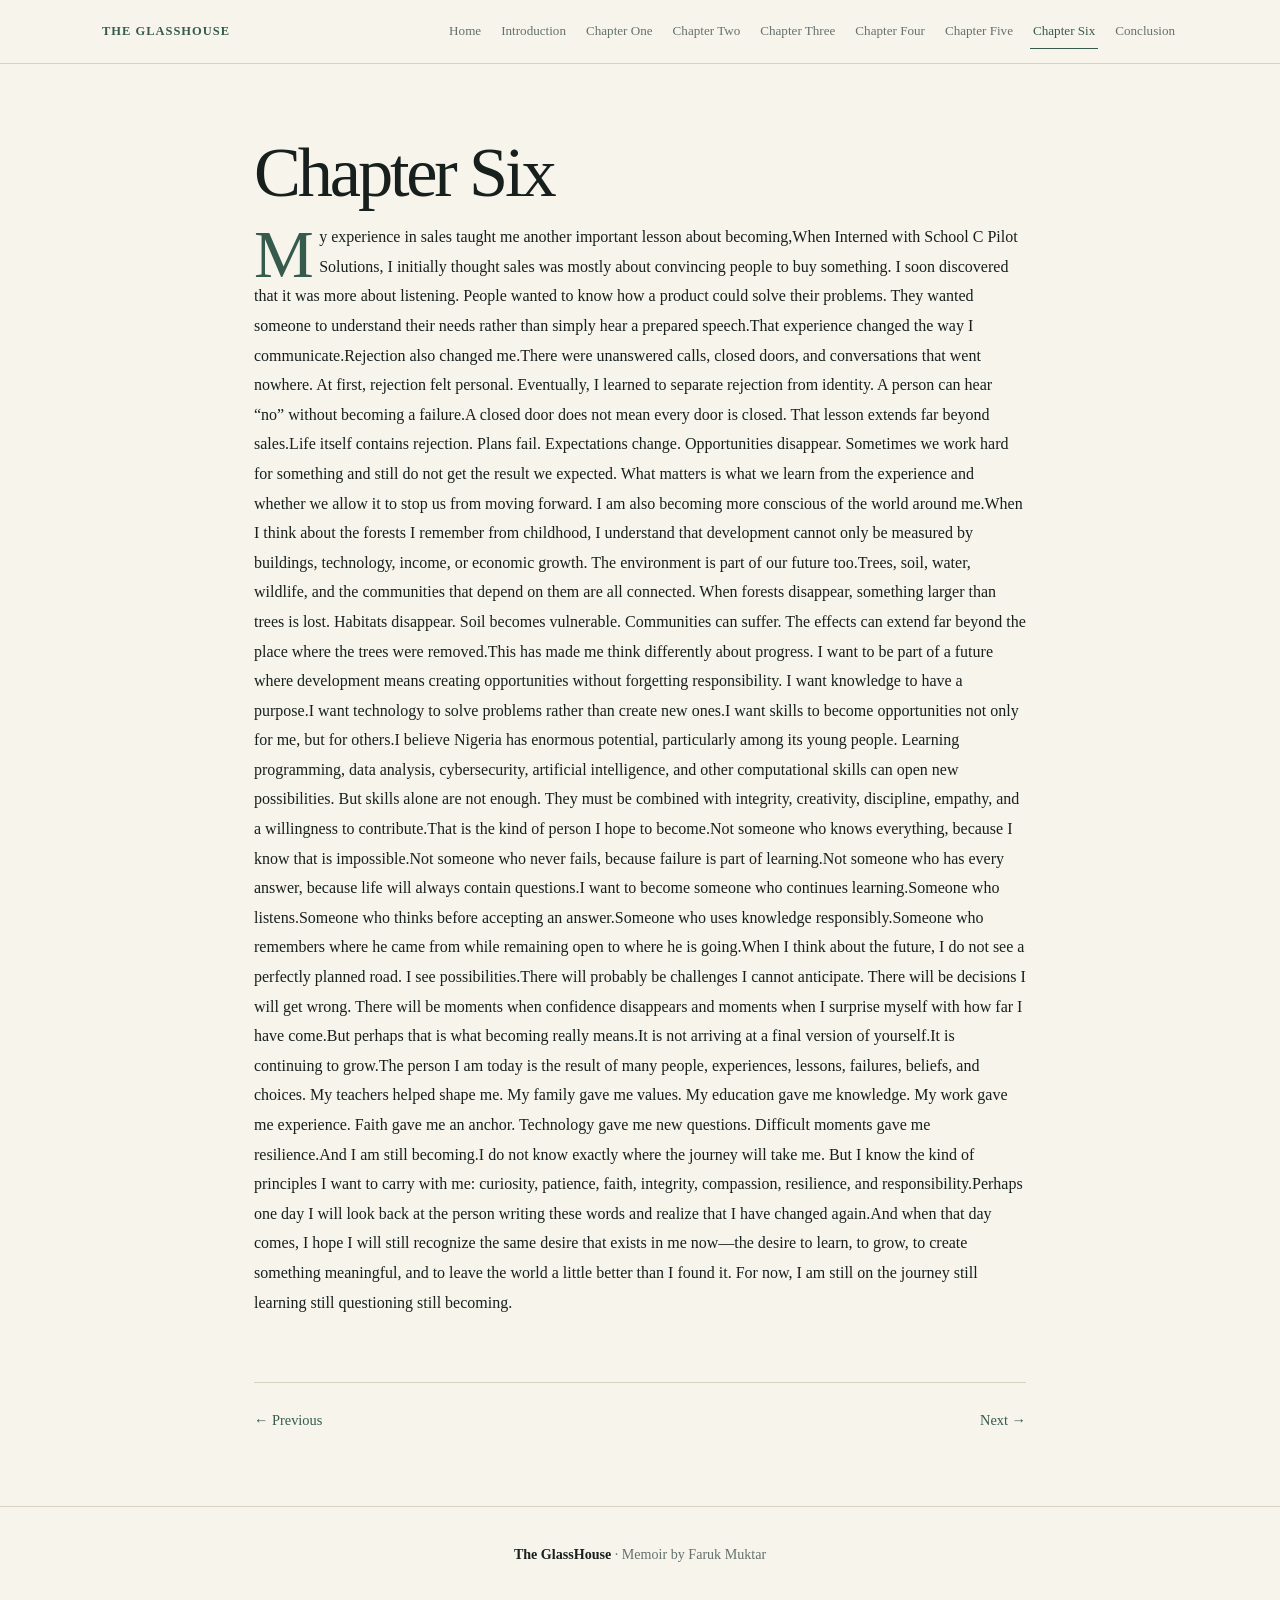
<file: chapter-06.html>
<!doctype html><html lang="en"><head><meta charset="utf-8">
<meta name="viewport" content="width=device-width,initial-scale=1">
<meta name="description" content="The GlassHouse — memoir by Faruk Muktar.">
<title>Chapter Six | The GlassHouse</title><link rel="stylesheet" href="style.css"></head>
<body><header class="site-header"><nav class="nav"><a class="brand" href="index.html">The GlassHouse</a><div class="nav-links"><a class="" href="index.html">Home</a><a class="" href="introduction.html">Introduction</a><a class="" href="chapter-01.html">Chapter One</a><a class="" href="chapter-02.html">Chapter Two</a><a class="" href="chapter-03.html">Chapter Three</a><a class="" href="chapter-04.html">Chapter Four</a><a class="" href="chapter-05.html">Chapter Five</a><a class="active" href="chapter-06.html">Chapter Six</a><a class="" href="conclusion.html">Conclusion</a></div></nav></header>
<main class="container"><div class="kicker"></div><h1 class="page-title">Chapter Six</h1>
<div class="prose"><p>My experience in sales taught me another important lesson about becoming,When Interned with School C Pilot Solutions, I initially thought sales was mostly about convincing people to buy something. I soon discovered that it was more about listening. People wanted to know how a product could solve their problems. They wanted someone to understand their needs rather than simply hear a prepared speech.That experience changed the way I communicate.Rejection also changed me.There were unanswered calls, closed doors, and conversations that went nowhere. At first, rejection felt personal. Eventually, I learned to separate rejection from identity. A person can hear “no” without becoming a failure.A closed door does not mean every door is closed. That lesson extends far beyond sales.Life itself contains rejection. Plans fail. Expectations change. Opportunities disappear. Sometimes we work hard for something and still do not get the result we expected. What matters is what we learn from the experience and whether we allow it to stop us from moving forward. I am also becoming more conscious of the world around me.When I think about the forests I remember from childhood, I understand that development cannot only be measured by buildings, technology, income, or economic growth. The environment is part of our future too.Trees, soil, water, wildlife, and the communities that depend on them are all connected. When forests disappear, something larger than trees is lost. Habitats disappear. Soil becomes vulnerable. Communities can suffer. The effects can extend far beyond the place where the trees were removed.This has made me think differently about progress. I want to be part of a future where development means creating opportunities without forgetting responsibility. I want knowledge to have a purpose.I want technology to solve problems rather than create new ones.I want skills to become opportunities not only for me, but for others.I believe Nigeria has enormous potential, particularly among its young people. Learning programming, data analysis, cybersecurity, artificial intelligence, and other computational skills can open new possibilities. But skills alone are not enough. They must be combined with integrity, creativity, discipline, empathy, and a willingness to contribute.That is the kind of person I hope to become.Not someone who knows everything, because I know that is impossible.Not someone who never fails, because failure is part of learning.Not someone who has every answer, because life will always contain questions.I want to become someone who continues learning.Someone who listens.Someone who thinks before accepting an answer.Someone who uses knowledge responsibly.Someone who remembers where he came from while remaining open to where he is going.When I think about the future, I do not see a perfectly planned road. I see possibilities.There will probably be challenges I cannot anticipate. There will be decisions I will get wrong. There will be moments when confidence disappears and moments when I surprise myself with how far I have come.But perhaps that is what becoming really means.It is not arriving at a final version of yourself.It is continuing to grow.The person I am today is the result of many people, experiences, lessons, failures, beliefs, and choices. My teachers helped shape me. My family gave me values. My education gave me knowledge. My work gave me experience. Faith gave me an anchor. Technology gave me new questions. Difficult moments gave me resilience.And I am still becoming.I do not know exactly where the journey will take me. But I know the kind of principles I want to carry with me: curiosity, patience, faith, integrity, compassion, resilience, and responsibility.Perhaps one day I will look back at the person writing these words and realize that I have changed again.And when that day comes, I hope I will still recognize the same desire that exists in me now—the desire to learn, to grow, to create something meaningful, and to leave the world a little better than I found it. For now, I am still on the journey still learning still questioning still becoming.</p></div><div class="controls"><a href="chapter-05.html">← Previous</a><a href="conclusion.html">Next →</a></div></main><footer class="footer"><strong>The GlassHouse</strong> · Memoir by Faruk Muktar</footer></body></html>
</file>
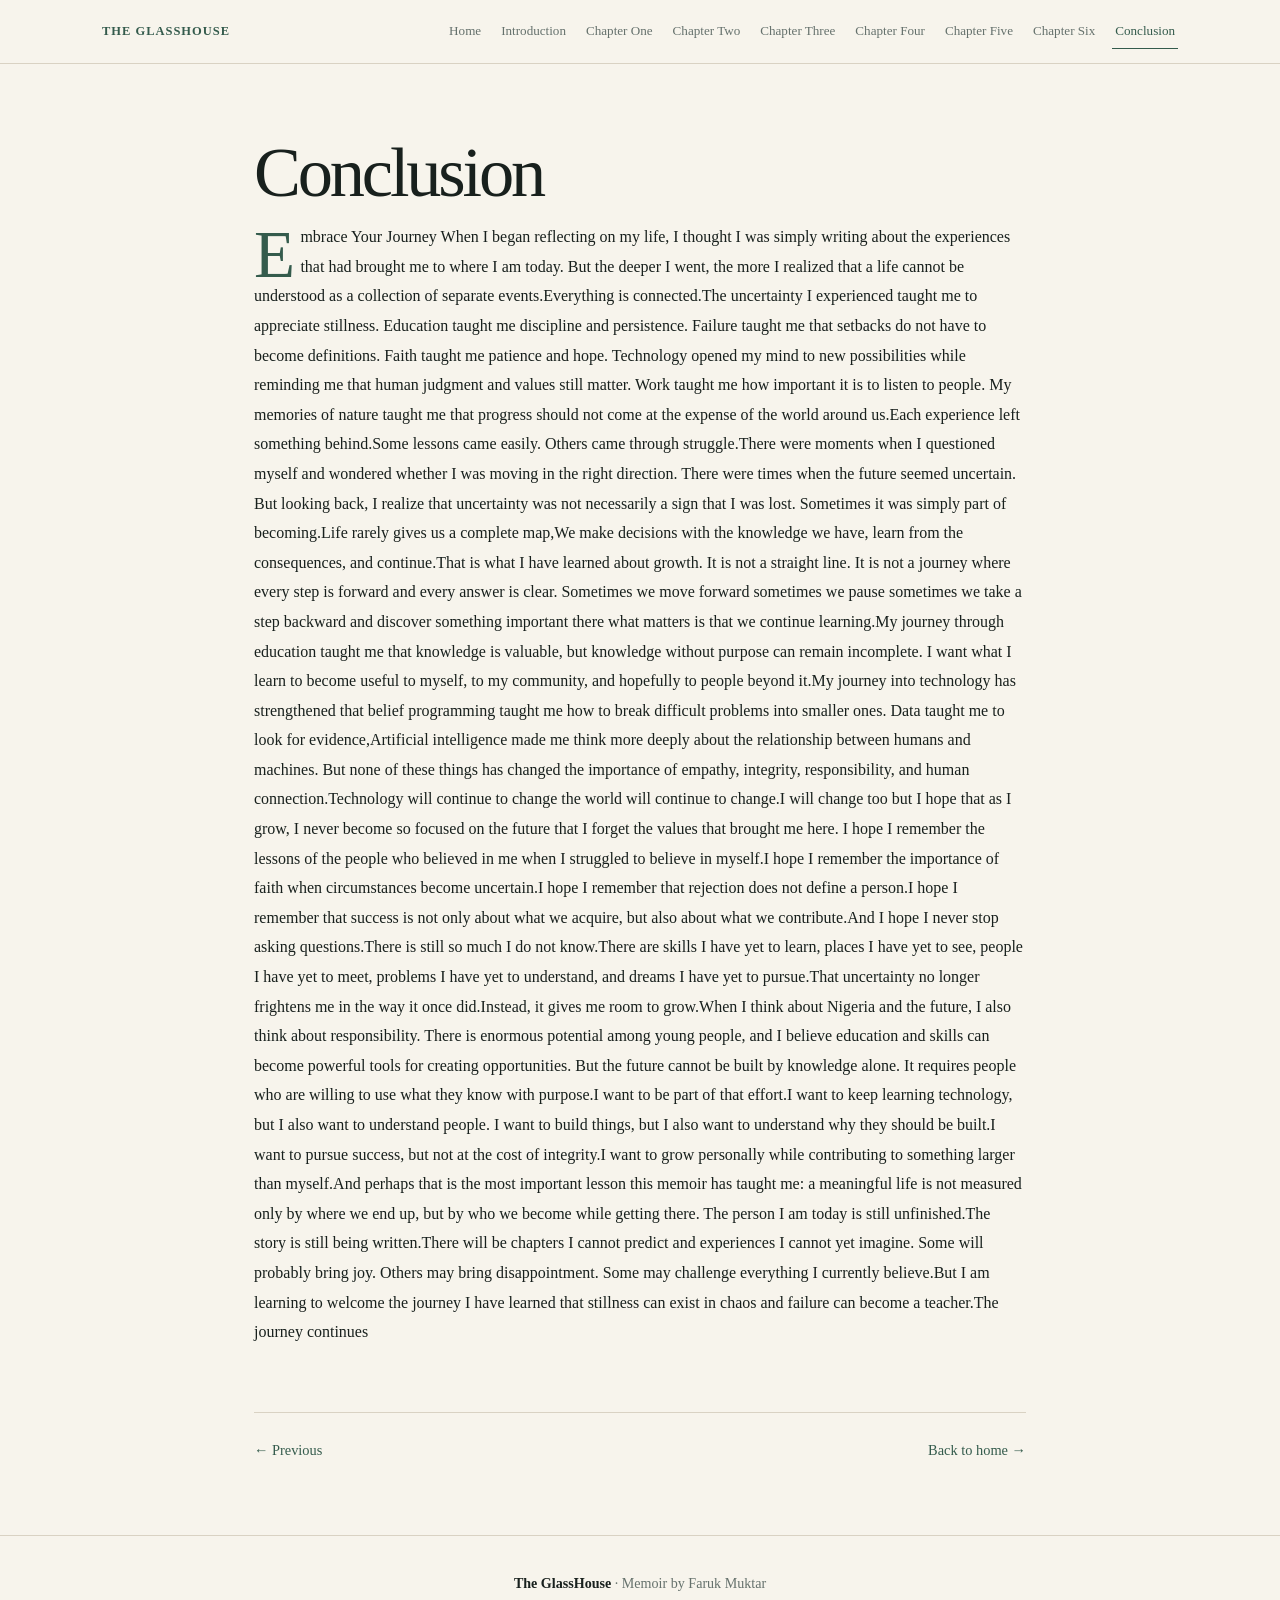
<file: conclusion.html>
<!doctype html><html lang="en"><head><meta charset="utf-8">
<meta name="viewport" content="width=device-width,initial-scale=1">
<meta name="description" content="The GlassHouse — memoir by Faruk Muktar.">
<title>Conclusion | The GlassHouse</title><link rel="stylesheet" href="style.css"></head>
<body><header class="site-header"><nav class="nav"><a class="brand" href="index.html">The GlassHouse</a><div class="nav-links"><a class="" href="index.html">Home</a><a class="" href="introduction.html">Introduction</a><a class="" href="chapter-01.html">Chapter One</a><a class="" href="chapter-02.html">Chapter Two</a><a class="" href="chapter-03.html">Chapter Three</a><a class="" href="chapter-04.html">Chapter Four</a><a class="" href="chapter-05.html">Chapter Five</a><a class="" href="chapter-06.html">Chapter Six</a><a class="active" href="conclusion.html">Conclusion</a></div></nav></header>
<main class="container"><div class="kicker"></div><h1 class="page-title">Conclusion</h1>
<div class="prose"><p>Embrace Your Journey When I began reflecting on my life, I thought I was simply writing about the experiences that had brought me to where I am today. But the deeper I went, the more I realized that a life cannot be understood as a collection of separate events.Everything is connected.The uncertainty I experienced taught me to appreciate stillness. Education taught me discipline and persistence. Failure taught me that setbacks do not have to become definitions. Faith taught me patience and hope. Technology opened my mind to new possibilities while reminding me that human judgment and values still matter. Work taught me how important it is to listen to people. My memories of nature taught me that progress should not come at the expense of the world around us.Each experience left something behind.Some lessons came easily. Others came through struggle.There were moments when I questioned myself and wondered whether I was moving in the right direction. There were times when the future seemed uncertain. But looking back, I realize that uncertainty was not necessarily a sign that I was lost. Sometimes it was simply part of becoming.Life rarely gives us a complete map,We make decisions with the knowledge we have, learn from the consequences, and continue.That is what I have learned about growth. It is not a straight line. It is not a journey where every step is forward and every answer is clear. Sometimes we move forward sometimes we pause sometimes we take a step backward and discover something important there what matters is that we continue learning.My journey through education taught me that knowledge is valuable, but knowledge without purpose can remain incomplete. I want what I learn to become useful to myself, to my community, and hopefully to people beyond it.My journey into technology has strengthened that belief programming taught me how to break difficult problems into smaller ones. Data taught me to look for evidence,Artificial intelligence made me think more deeply about the relationship between humans and machines. But none of these things has changed the importance of empathy, integrity, responsibility, and human connection.Technology will continue to change the world will continue to change.I will change too but I hope that as I grow, I never become so focused on the future that I forget the values that brought me here. I hope I remember the lessons of the people who believed in me when I struggled to believe in myself.I hope I remember the importance of faith when circumstances become uncertain.I hope I remember that rejection does not define a person.I hope I remember that success is not only about what we acquire, but also about what we contribute.And I hope I never stop asking questions.There is still so much I do not know.There are skills I have yet to learn, places I have yet to see, people I have yet to meet, problems I have yet to understand, and dreams I have yet to pursue.That uncertainty no longer frightens me in the way it once did.Instead, it gives me room to grow.When I think about Nigeria and the future, I also think about responsibility. There is enormous potential among young people, and I believe education and skills can become powerful tools for creating opportunities. But the future cannot be built by knowledge alone. It requires people who are willing to use what they know with purpose.I want to be part of that effort.I want to keep learning technology, but I also want to understand people. I want to build things, but I also want to understand why they should be built.I want to pursue success, but not at the cost of integrity.I want to grow personally while contributing to something larger than myself.And perhaps that is the most important lesson this memoir has taught me: a meaningful life is not measured only by where we end up, but by who we become while getting there. The person I am today is still unfinished.The story is still being written.There will be chapters I cannot predict and experiences I cannot yet imagine. Some will probably bring joy. Others may bring disappointment. Some may challenge everything I currently believe.But I am learning to welcome the journey I have learned that stillness can exist in chaos and failure can become a teacher.The journey continues</p></div><div class="controls"><a href="chapter-06.html">← Previous</a><a href="index.html">Back to home →</a></div></main><footer class="footer"><strong>The GlassHouse</strong> · Memoir by Faruk Muktar</footer></body></html>
</file>
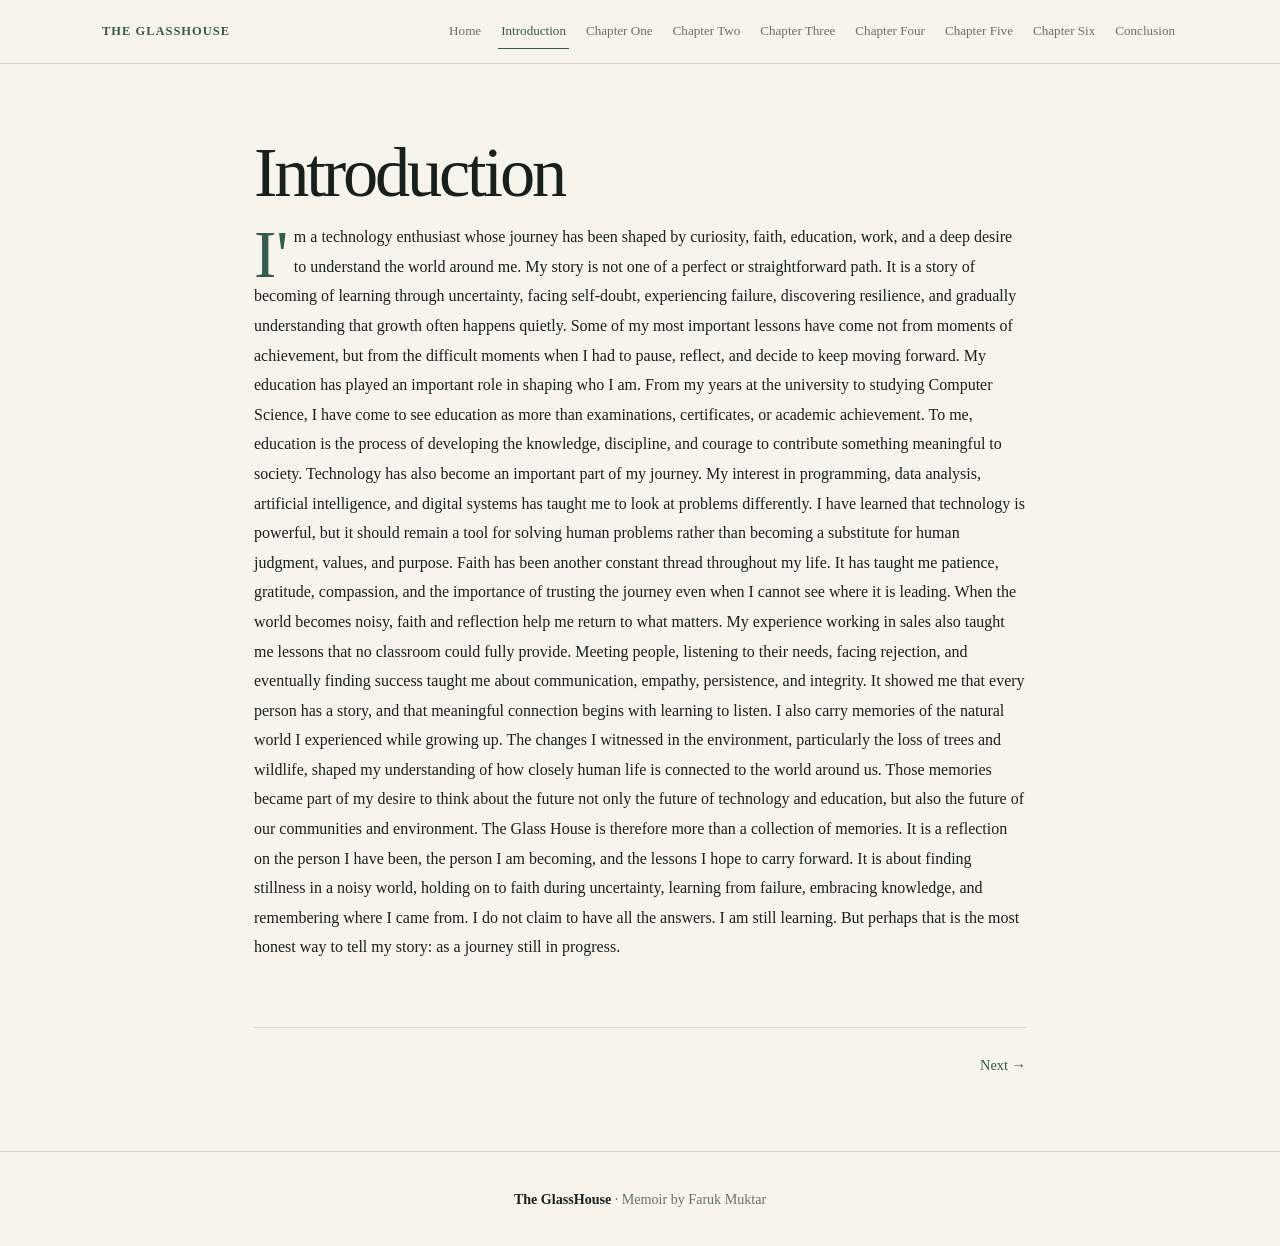
<file: introduction.html>
<!doctype html><html lang="en"><head><meta charset="utf-8">
<meta name="viewport" content="width=device-width,initial-scale=1">
<meta name="description" content="The GlassHouse — memoir by Faruk Muktar.">
<title>Introduction | The GlassHouse</title><link rel="stylesheet" href="style.css"></head>
<body><header class="site-header"><nav class="nav"><a class="brand" href="index.html">The GlassHouse</a><div class="nav-links"><a class="" href="index.html">Home</a><a class="active" href="introduction.html">Introduction</a><a class="" href="chapter-01.html">Chapter One</a><a class="" href="chapter-02.html">Chapter Two</a><a class="" href="chapter-03.html">Chapter Three</a><a class="" href="chapter-04.html">Chapter Four</a><a class="" href="chapter-05.html">Chapter Five</a><a class="" href="chapter-06.html">Chapter Six</a><a class="" href="conclusion.html">Conclusion</a></div></nav></header>
<main class="container"><div class="kicker"></div><h1 class="page-title">Introduction</h1>
<div class="prose"><p>I'm a technology enthusiast whose journey has been shaped by curiosity, faith, education, work, and a deep desire to understand the world around me. My story is not one of a perfect or straightforward path. It is a story of becoming of learning through uncertainty, facing self-doubt, experiencing failure, discovering resilience, and gradually understanding that growth often happens quietly. Some of my most important lessons have come not from moments of achievement, but from the difficult moments when I had to pause, reflect, and decide to keep moving forward. My education has played an important role in shaping who I am. From my years at the university to studying Computer Science, I have come to see education as more than examinations, certificates, or academic achievement. To me, education is the process of developing the knowledge, discipline, and courage to contribute something meaningful to society. Technology has also become an important part of my journey. My interest in programming, data analysis, artificial intelligence, and digital systems has taught me to look at problems differently. I have learned that technology is powerful, but it should remain a tool for solving human problems rather than becoming a substitute for human judgment, values, and purpose. Faith has been another constant thread throughout my life. It has taught me patience, gratitude, compassion, and the importance of trusting the journey even when I cannot see where it is leading. When the world becomes noisy, faith and reflection help me return to what matters. My experience working in sales also taught me lessons that no classroom could fully provide. Meeting people, listening to their needs, facing rejection, and eventually finding success taught me about communication, empathy, persistence, and integrity. It showed me that every person has a story, and that meaningful connection begins with learning to listen. I also carry memories of the natural world I experienced while growing up. The changes I witnessed in the environment, particularly the loss of trees and wildlife, shaped my understanding of how closely human life is connected to the world around us. Those memories became part of my desire to think about the future not only the future of technology and education, but also the future of our communities and environment. The Glass House is therefore more than a collection of memories. It is a reflection on the person I have been, the person I am becoming, and the lessons I hope to carry forward. It is about finding stillness in a noisy world, holding on to faith during uncertainty, learning from failure, embracing knowledge, and remembering where I came from. I do not claim to have all the answers. I am still learning. But perhaps that is the most honest way to tell my story: as a journey still in progress.</p></div><div class="controls"><span></span><a href="chapter-01.html">Next →</a></div></main><footer class="footer"><strong>The GlassHouse</strong> · Memoir by Faruk Muktar</footer></body></html>
</file>
<file: style.css>
:root{--ink:#18201d;--muted:#65716c;--paper:#f7f4ec;--paper2:#eee9dd;--accent:#345b4c;--accent2:#c9a66b;--line:#d9d2c3}
*{box-sizing:border-box}html{scroll-behavior:smooth}
body{margin:0;background:var(--paper);color:var(--ink);font-family:Georgia,"Times New Roman",serif;line-height:1.85}
.site-header{position:sticky;top:0;z-index:20;background:rgba(247,244,236,.94);backdrop-filter:blur(12px);border-bottom:1px solid var(--line)}
.nav{max-width:1120px;margin:auto;padding:14px 22px;display:flex;align-items:center;justify-content:space-between;gap:18px}
.brand{text-decoration:none;font-weight:700;letter-spacing:.08em;text-transform:uppercase;font-size:.78rem;color:var(--accent)}
.nav-links{display:flex;gap:14px;flex-wrap:wrap;justify-content:flex-end}.nav-links a{text-decoration:none;font-size:.82rem;color:var(--muted);padding:5px 3px;border-bottom:1px solid transparent}.nav-links a:hover,.nav-links a.active{color:var(--accent);border-color:var(--accent)}
.hero{min-height:78vh;display:grid;place-items:center;padding:90px 24px;background:radial-gradient(circle at 75% 25%,rgba(201,166,107,.18),transparent 30%),linear-gradient(135deg,var(--paper),var(--paper2))}
.hero-inner{max-width:950px;text-align:center}.kicker{color:var(--accent);letter-spacing:.2em;text-transform:uppercase;font:600 .75rem/1.4 Arial,sans-serif}
h1{font-size:clamp(3.2rem,9vw,7rem);line-height:.95;margin:22px 0 18px;font-weight:500;letter-spacing:-.045em}.hero p{font-size:1.15rem;color:var(--muted);max-width:700px;margin:0 auto}.author{margin-top:34px;font:600 .78rem/1.4 Arial,sans-serif;letter-spacing:.16em;text-transform:uppercase}
.container{max-width:820px;margin:auto;padding:72px 24px}.page-title{font-size:clamp(2.4rem,6vw,4.4rem);line-height:1.05;margin:0 0 12px}.subtitle{color:var(--muted);margin:0 0 48px;font-size:1rem}
.prose p{margin:0 0 1.35em}.prose p:first-child::first-letter{float:left;font-size:4.2em;line-height:.8;padding:.08em .08em 0 0;color:var(--accent)}
.quote{margin:42px 0;padding:28px 30px;border-left:3px solid var(--accent2);background:rgba(255,253,248,.55);font-style:italic;font-size:1.15rem}
.contents{max-width:760px;margin:0 auto;padding:55px 24px 80px}.contents h2{font-size:2rem;font-weight:500}.contents a{display:flex;justify-content:space-between;gap:20px;text-decoration:none;padding:15px 0;border-bottom:1px solid var(--line);color:var(--ink)}.contents a:hover{color:var(--accent)}
.footer{border-top:1px solid var(--line);padding:34px 24px;text-align:center;color:var(--muted);font-size:.88rem}.footer strong{color:var(--ink)}
.controls{display:flex;justify-content:space-between;gap:14px;margin-top:65px;padding-top:24px;border-top:1px solid var(--line)}.controls a{text-decoration:none;color:var(--accent);font-size:.9rem}
@media(max-width:760px){.nav{align-items:flex-start;flex-direction:column}.nav-links{gap:8px}.hero{min-height:68vh;padding-top:70px}.container{padding-top:55px}body{font-size:16px}}
</file>
